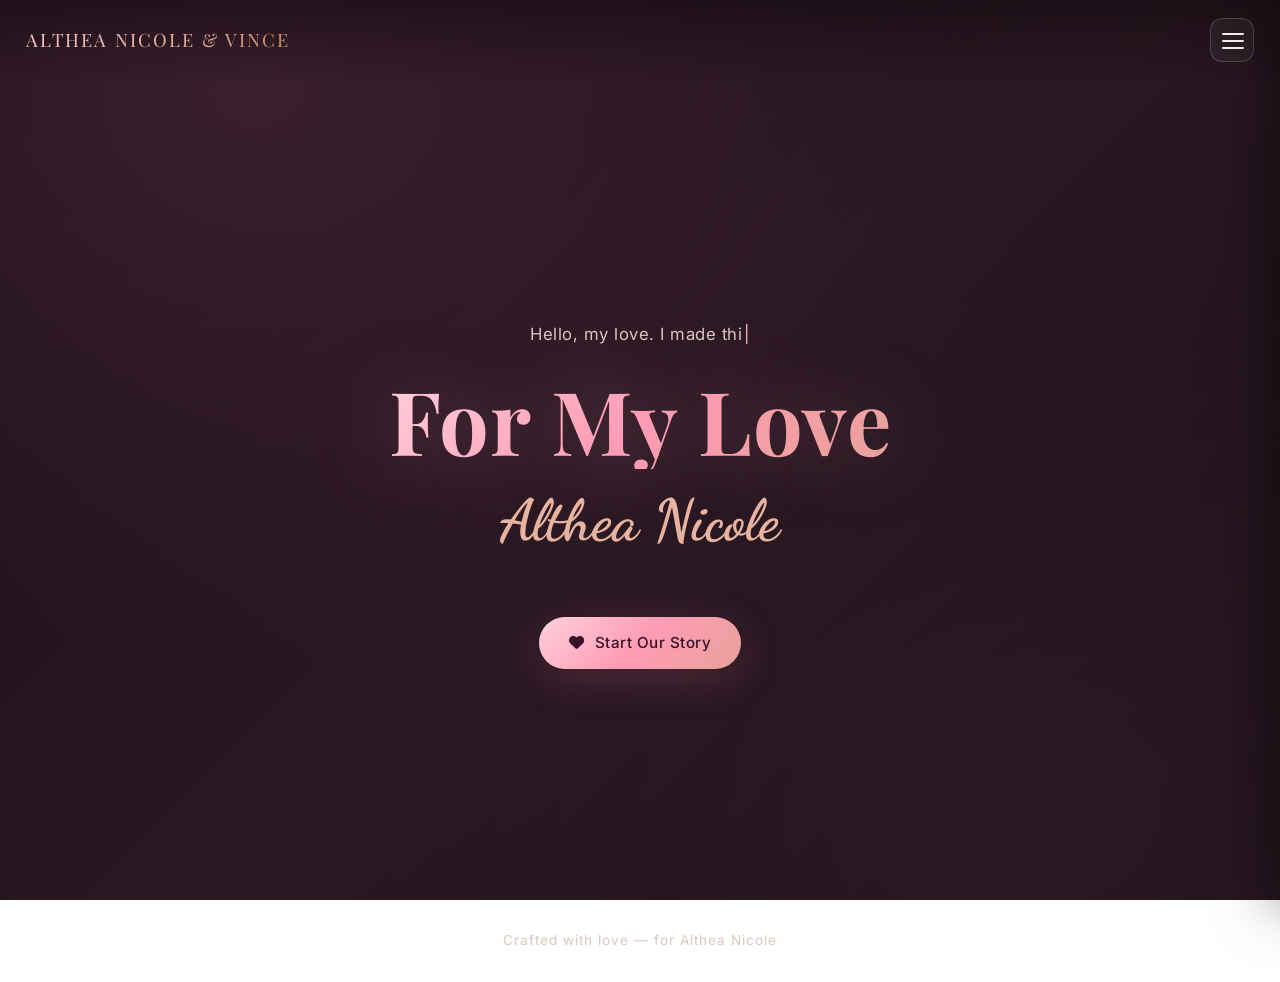
<file: index.html>
<!DOCTYPE html>
<html lang="en">
<head>
<meta charset="UTF-8">
<meta name="viewport" content="width=device-width,initial-scale=1">
<title>For My Love · Althea Nicole</title>
<meta name="description" content="A premium romantic story made just for you.">
<link rel="preconnect" href="https://fonts.googleapis.com">
<link rel="preconnect" href="https://fonts.gstatic.com" crossorigin>
<link href="https://fonts.googleapis.com/css2?family=Playfair+Display:wght@500;600;700&family=Cormorant+Garamond:ital,wght@1,400;1,500&family=Inter:wght@300;400;500;600&family=Dancing+Script:wght@500;700&display=swap" rel="stylesheet">
<link rel="stylesheet" href="https://cdnjs.cloudflare.com/ajax/libs/font-awesome/6.5.2/css/all.min.css">
<link rel="stylesheet" href="style.css">
</head>
<body>
<main>

<section class="hero">
  <p class="typing" id="typing"></p>
  <h1>For My Love</h1>
  <div class="name">Althea Nicole</div>
  <a class="btn" href="story.html"><i class="fa-solid fa-heart"></i> Start Our Story</a>
</section>

</main>
<footer>Crafted with love &mdash; for Althea Nicole</footer>
<script src="script.js"></script>
<script>
typeText(document.getElementById('typing'),"Hello, my love. I made this just for you.");
</script>
</body>
</html>
</file>
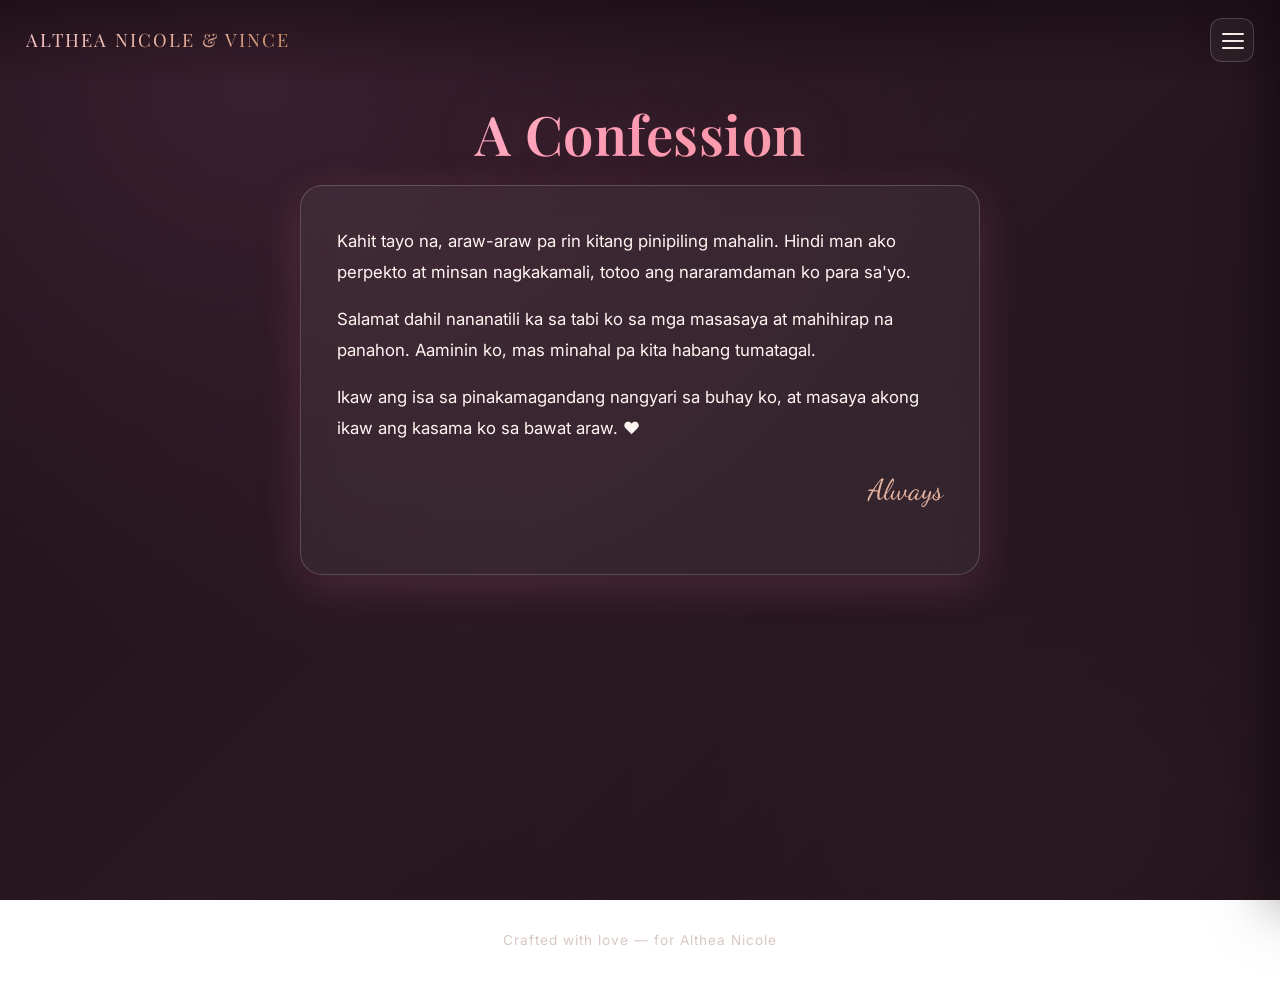
<file: confession.html>
<!DOCTYPE html>
<html lang="en">
<head>
<meta charset="UTF-8">
<meta name="viewport" content="width=device-width,initial-scale=1">
<title>Confession · For My Love</title>
<meta name="description" content="A premium romantic story made just for you.">
<link rel="preconnect" href="https://fonts.googleapis.com">
<link rel="preconnect" href="https://fonts.gstatic.com" crossorigin>
<link href="https://fonts.googleapis.com/css2?family=Playfair+Display:wght@500;600;700&family=Cormorant+Garamond:ital,wght@1,400;1,500&family=Inter:wght@300;400;500;600&family=Dancing+Script:wght@500;700&display=swap" rel="stylesheet">
<link rel="stylesheet" href="https://cdnjs.cloudflare.com/ajax/libs/font-awesome/6.5.2/css/all.min.css">
<link rel="stylesheet" href="style.css">
</head>
<body>
<main>

<section class="container">
  <h1 class="page-title">A Confession</h1>
  <article class="glass letter">
    <p>Kahit tayo na, araw-araw pa rin kitang pinipiling mahalin. Hindi man ako perpekto at minsan nagkakamali, totoo ang nararamdaman ko para sa'yo.</p>
    <p>Salamat dahil nananatili ka sa tabi ko sa mga masasaya at mahihirap na panahon. Aaminin ko, mas minahal pa kita habang tumatagal.</p>
    <p>Ikaw ang isa sa pinakamagandang nangyari sa buhay ko, at masaya akong ikaw ang kasama ko sa bawat araw. ❤️</p>
    <p class="signature">Always</p>
  </article>
</section>

</main>
<footer>Crafted with love &mdash; for Althea Nicole</footer>
<script src="script.js"></script>

</body>
</html>
</file>
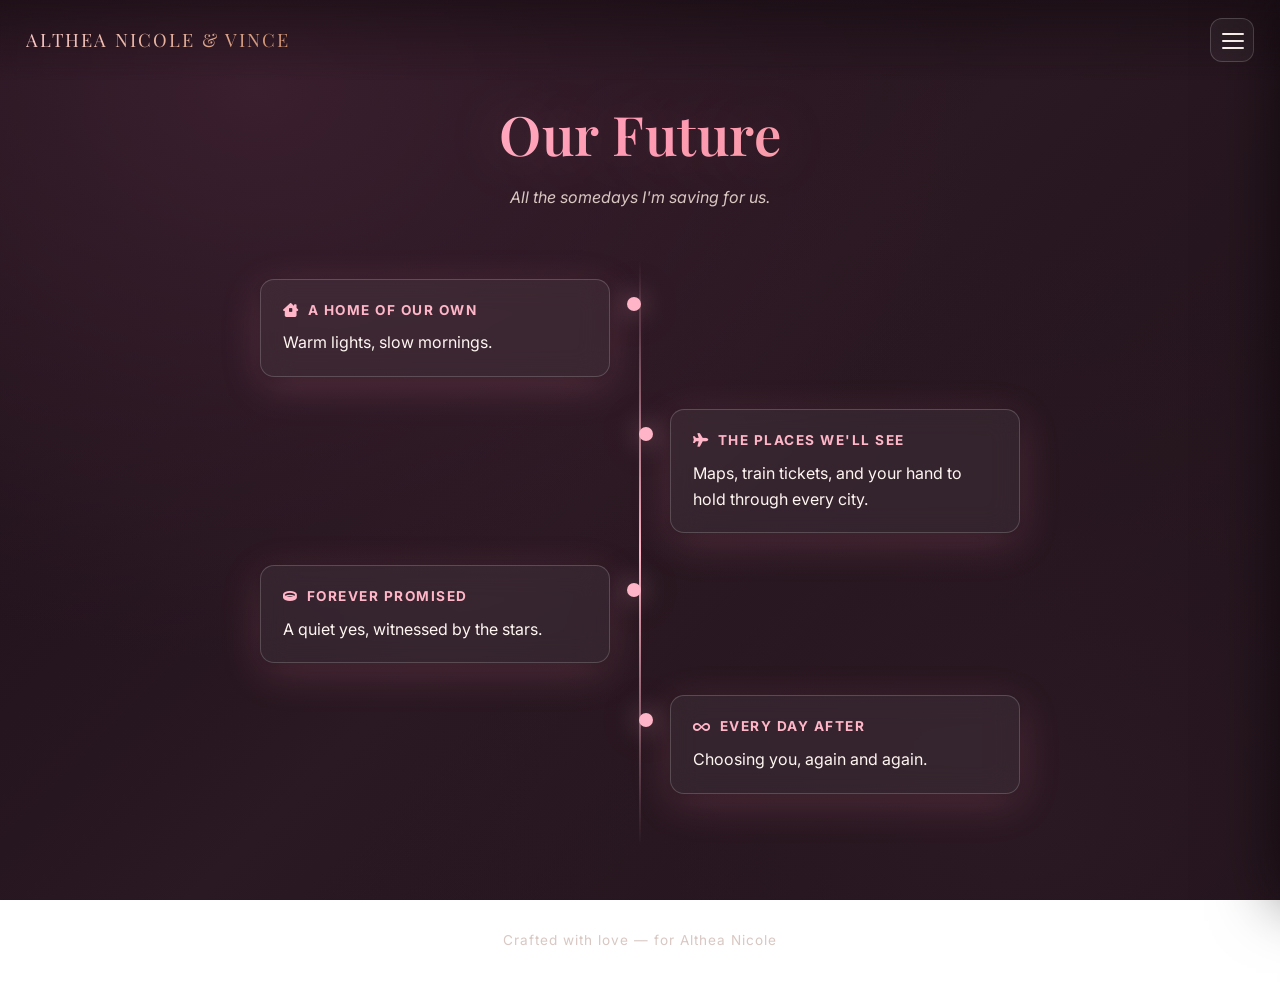
<file: future.html>
<!DOCTYPE html>
<html lang="en">
<head>
<meta charset="UTF-8">
<meta name="viewport" content="width=device-width,initial-scale=1">
<title>Future · For My Love</title>
<meta name="description" content="A premium romantic story made just for you.">
<link rel="preconnect" href="https://fonts.googleapis.com">
<link rel="preconnect" href="https://fonts.gstatic.com" crossorigin>
<link href="https://fonts.googleapis.com/css2?family=Playfair+Display:wght@500;600;700&family=Cormorant+Garamond:ital,wght@1,400;1,500&family=Inter:wght@300;400;500;600&family=Dancing+Script:wght@500;700&display=swap" rel="stylesheet">
<link rel="stylesheet" href="https://cdnjs.cloudflare.com/ajax/libs/font-awesome/6.5.2/css/all.min.css">
<link rel="stylesheet" href="style.css">
</head>
<body>
<main>

<section class="container">
  <h1 class="page-title">Our Future</h1>
  <p class="page-subtitle">All the somedays I'm saving for us.</p>
  <div class="timeline">
    <div class="t-item"><div class="t-dot"></div><div class="t-card glass"><h4><i class="fa-solid fa-house-chimney-window"></i>A Home of Our Own</h4><p>Warm lights, slow mornings.</p></div></div>
    <div class="t-item"><div class="t-dot"></div><div class="t-card glass"><h4><i class="fa-solid fa-plane"></i>The Places We'll See</h4><p>Maps, train tickets, and your hand to hold through every city.</p></div></div>
    <div class="t-item"><div class="t-dot"></div><div class="t-card glass"><h4><i class="fa-solid fa-ring"></i>Forever Promised</h4><p>A quiet yes, witnessed by the stars.</p></div></div>
    <div class="t-item"><div class="t-dot"></div><div class="t-card glass"><h4><i class="fa-solid fa-infinity"></i>Every Day After</h4><p>Choosing you, again and again.</p></div></div>
  </div>
</section>

</main>
<footer>Crafted with love &mdash; for Althea Nicole</footer>
<script src="script.js"></script>
<script>revealOnScroll('.t-item');</script>
</body>
</html>
</file>
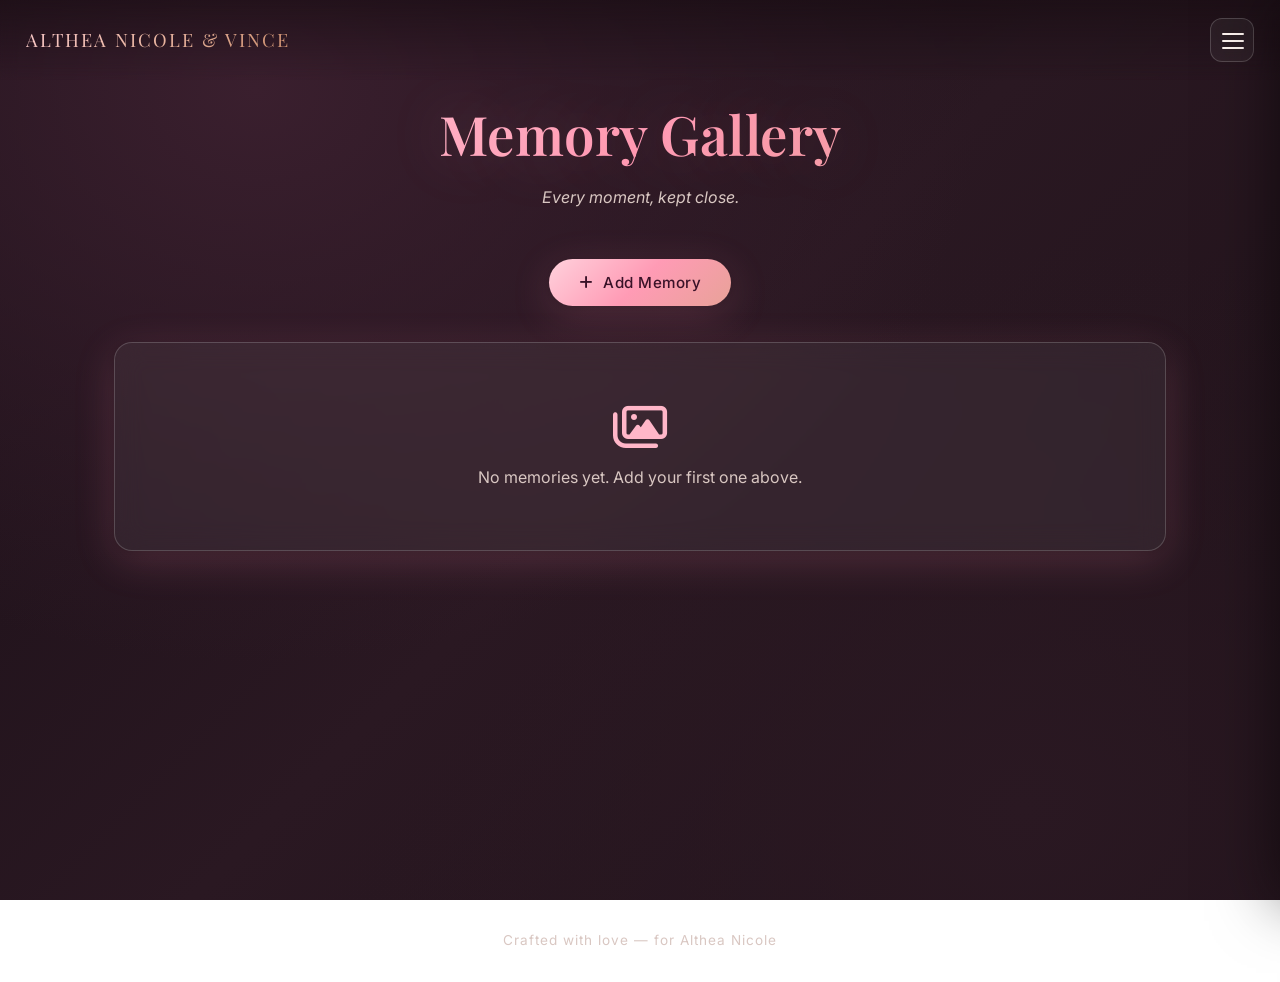
<file: gallery.html>
<!DOCTYPE html>
<html lang="en">
<head>
<meta charset="UTF-8">
<meta name="viewport" content="width=device-width,initial-scale=1">
<title>Gallery · For My Love</title>
<meta name="description" content="A premium romantic story made just for you.">
<link rel="preconnect" href="https://fonts.googleapis.com">
<link rel="preconnect" href="https://fonts.gstatic.com" crossorigin>
<link href="https://fonts.googleapis.com/css2?family=Playfair+Display:wght@500;600;700&family=Cormorant+Garamond:ital,wght@1,400;1,500&family=Inter:wght@300;400;500;600&family=Dancing+Script:wght@500;700&display=swap" rel="stylesheet">
<link rel="stylesheet" href="https://cdnjs.cloudflare.com/ajax/libs/font-awesome/6.5.2/css/all.min.css">
<link rel="stylesheet" href="style.css">
</head>
<body>
<main>

<section class="container">
  <h1 class="page-title">Memory Gallery</h1>
  <p class="page-subtitle">Every moment, kept close.</p>
  <div class="gallery-actions">
    <button class="btn" id="addMemBtn"><i class="fa-solid fa-plus"></i> Add Memory</button>
  </div>
  <div id="memEmpty" class="glass empty">
    <i class="fa-regular fa-images"></i>
    <p>No memories yet. Add your first one above.</p>
  </div>
  <div class="gallery-grid" id="memGrid"></div>
</section>

<div class="modal-overlay" id="memModal">
  <form class="modal" id="memForm">
    <h3>Add a Memory</h3>
    <p class="sub">Keep this moment forever.</p>
    <div class="field">
      <label>Photo</label>
      <label class="file-drop">
        <i class="fa-solid fa-cloud-arrow-up"></i>
        <span>Tap to choose an image</span>
        <input type="file" accept="image/*" id="memFile" required>
      </label>
      <div class="preview" id="memPreview"></div>
    </div>
    <div class="field">
      <label>Date</label>
      <input type="date" name="date" required>
    </div>
    <div class="field">
      <label>Description</label>
      <textarea name="desc" placeholder="Tell the story of this moment..." required></textarea>
    </div>
    <div class="modal-actions">
      <button type="button" class="btn ghost" id="memCancel">Cancel</button>
      <button type="submit" class="btn"><i class="fa-solid fa-heart"></i> Save</button>
    </div>
  </form>
</div>

</main>
<footer>Crafted with love &mdash; for Althea Nicole</footer>
<script src="script.js"></script>
<script>initGallery();</script>
</body>
</html>
</file>
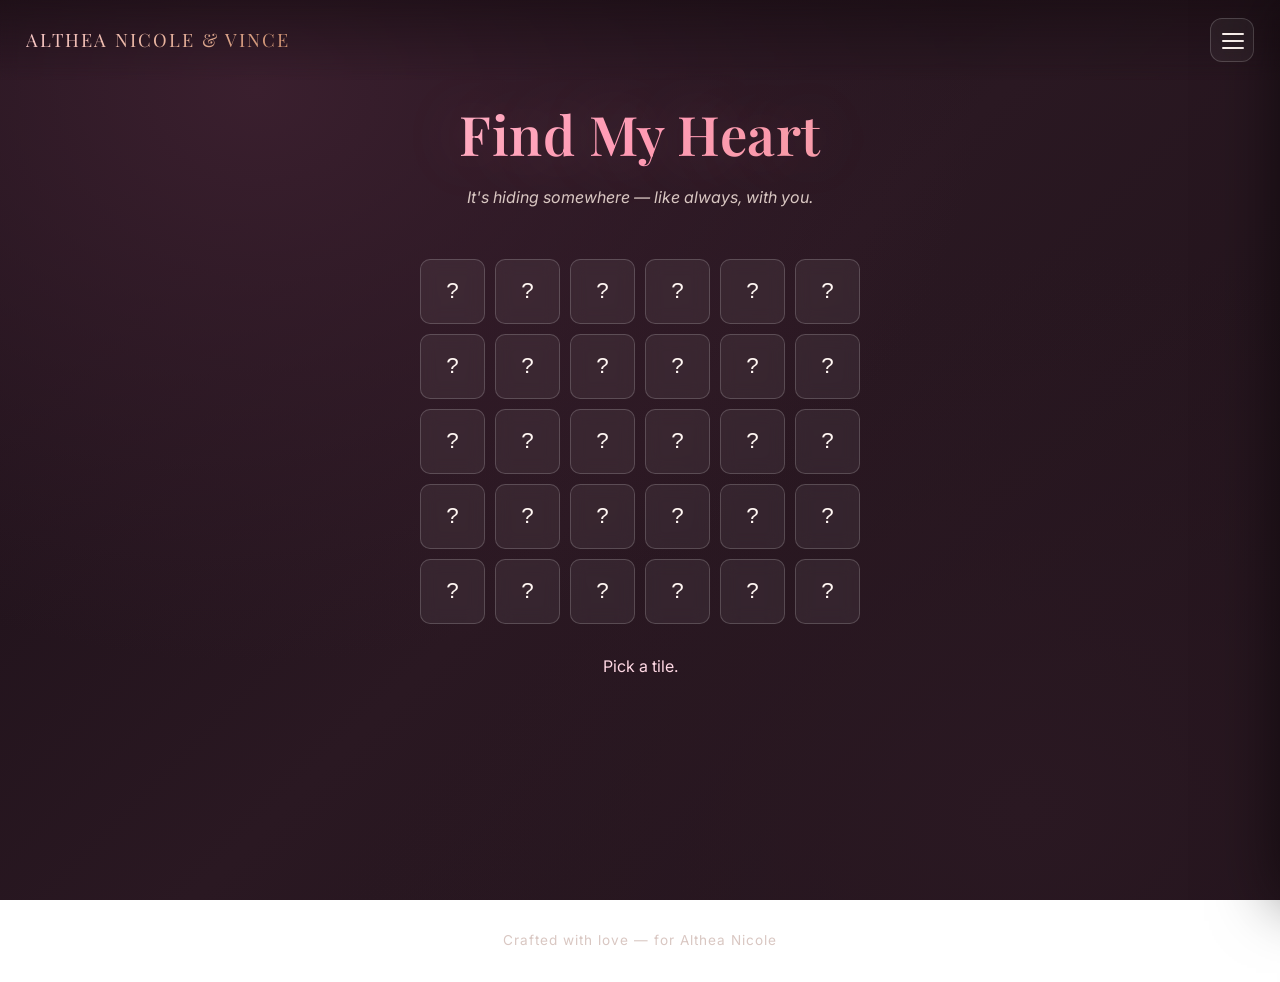
<file: game.html>
<!DOCTYPE html>
<html lang="en">
<head>
<meta charset="UTF-8">
<meta name="viewport" content="width=device-width,initial-scale=1">
<title>Game · For My Love</title>
<meta name="description" content="A premium romantic story made just for you.">
<link rel="preconnect" href="https://fonts.googleapis.com">
<link rel="preconnect" href="https://fonts.gstatic.com" crossorigin>
<link href="https://fonts.googleapis.com/css2?family=Playfair+Display:wght@500;600;700&family=Cormorant+Garamond:ital,wght@1,400;1,500&family=Inter:wght@300;400;500;600&family=Dancing+Script:wght@500;700&display=swap" rel="stylesheet">
<link rel="stylesheet" href="https://cdnjs.cloudflare.com/ajax/libs/font-awesome/6.5.2/css/all.min.css">
<link rel="stylesheet" href="style.css">
</head>
<body>
<main>

<section class="container">
  <h1 class="page-title">Find My Heart</h1>
  <p class="page-subtitle">It's hiding somewhere — like always, with you.</p>
  <div class="game-grid" id="gameGrid"></div>
  <p class="game-msg" id="gameMsg">Pick a tile.</p>
</section>

</main>
<footer>Crafted with love &mdash; for Althea Nicole</footer>
<script src="script.js"></script>
<script>initGame();</script>
</body>
</html>
</file>
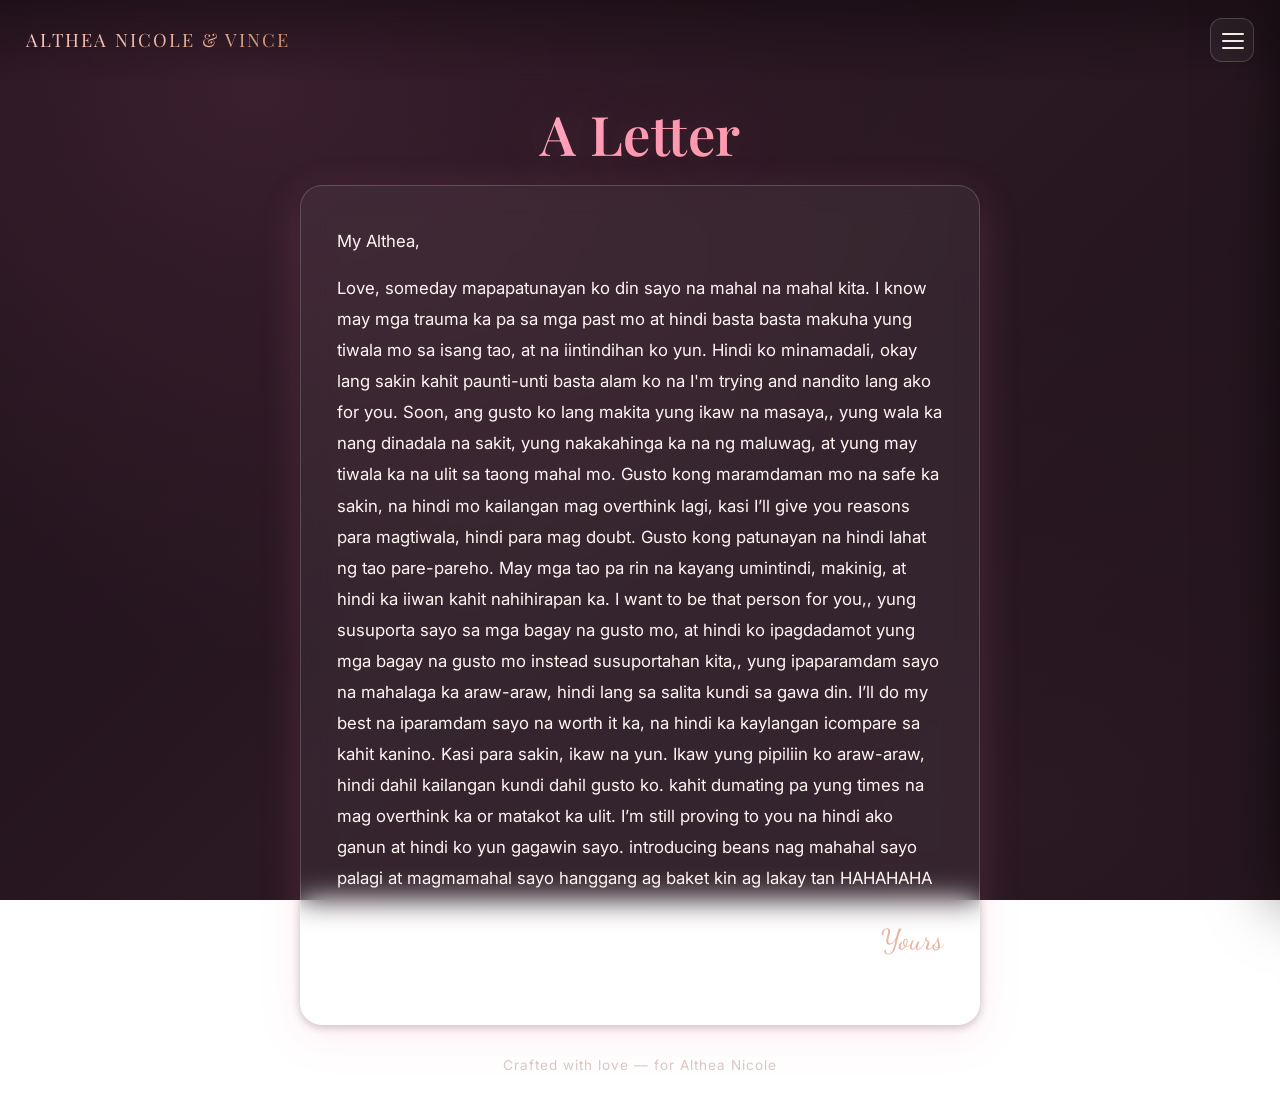
<file: letter.html>
<!DOCTYPE html>
<html lang="en">
<head>
<meta charset="UTF-8">
<meta name="viewport" content="width=device-width,initial-scale=1">
<title>Letter · For My Love</title>
<meta name="description" content="A premium romantic story made just for you.">
<link rel="preconnect" href="https://fonts.googleapis.com">
<link rel="preconnect" href="https://fonts.gstatic.com" crossorigin>
<link href="https://fonts.googleapis.com/css2?family=Playfair+Display:wght@500;600;700&family=Cormorant+Garamond:ital,wght@1,400;1,500&family=Inter:wght@300;400;500;600&family=Dancing+Script:wght@500;700&display=swap" rel="stylesheet">
<link rel="stylesheet" href="https://cdnjs.cloudflare.com/ajax/libs/font-awesome/6.5.2/css/all.min.css">
<link rel="stylesheet" href="style.css">
</head>
<body>
<main>

<section class="container">
  <h1 class="page-title">A Letter</h1>
  <article class="glass letter">
    <p>My Althea,</p>
    <p>Love, someday mapapatunayan ko din sayo na mahal na mahal kita. I know may mga trauma ka pa sa mga past mo at hindi basta basta makuha yung tiwala mo sa isang tao, at na iintindihan ko yun. Hindi ko minamadali, okay lang sakin kahit paunti-unti basta alam ko na I'm trying and nandito lang ako for you.
‎Soon, ang gusto ko lang makita yung ikaw na masaya,, yung wala ka nang dinadala na sakit, yung nakakahinga ka na ng maluwag, at yung may tiwala ka na ulit sa taong mahal mo. Gusto kong maramdaman mo na safe ka sakin, na hindi mo kailangan mag overthink lagi, kasi I’ll give you reasons para magtiwala, hindi para mag doubt. Gusto kong patunayan na hindi lahat ng tao pare-pareho. May mga tao pa rin na kayang umintindi, makinig, at hindi ka iiwan kahit nahihirapan ka. I want to be that person for you,, yung susuporta sayo sa mga bagay na gusto mo, at hindi ko ipagdadamot yung mga bagay na gusto mo instead susuportahan kita,, yung ipaparamdam sayo na mahalaga ka araw-araw, hindi lang sa salita kundi sa gawa din. I’ll do my best na iparamdam sayo na worth it ka, na hindi ka kaylangan icompare sa kahit kanino. Kasi para sakin, ikaw na yun. Ikaw yung pipiliin ko araw-araw, hindi dahil kailangan kundi dahil gusto ko.  kahit dumating pa yung times na mag overthink ka or matakot ka ulit. I’m still proving to you na hindi ako ganun at hindi ko yun gagawin sayo. introducing beans nag mahahal sayo palagi at magmamahal sayo hanggang ag baket kin ag lakay tan HAHAHAHA</p>
    <p class="signature">Yours</p>
  </article>
</section>

</main>
<footer>Crafted with love &mdash; for Althea Nicole</footer>
<script src="script.js"></script>

</body>
</html>
</file>
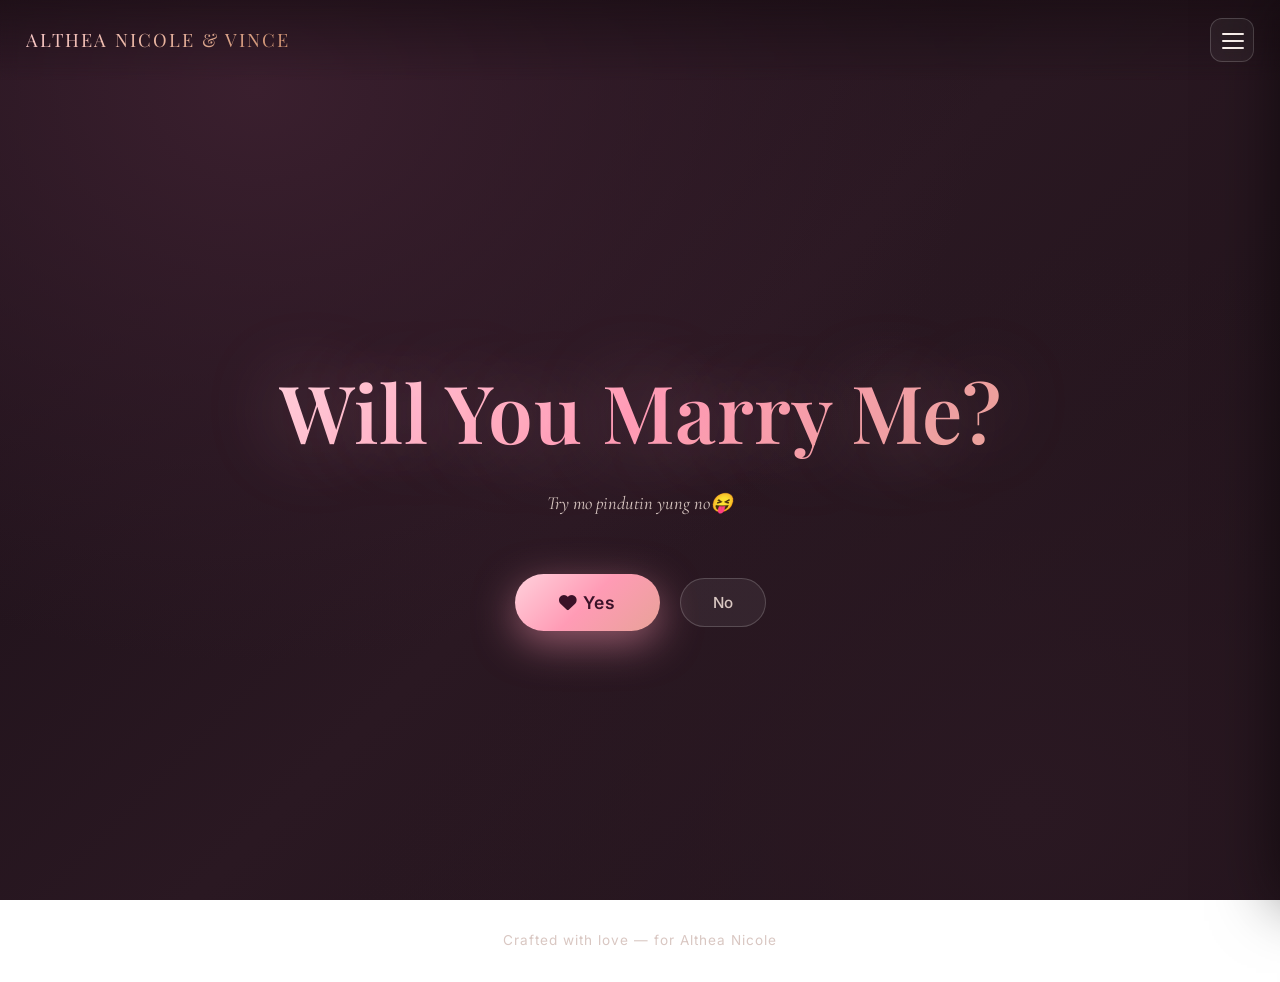
<file: marry.html>
<!DOCTYPE html>
<html lang="en">
<head>
<meta charset="UTF-8">
<meta name="viewport" content="width=device-width,initial-scale=1">
<title>Will You Marry Me?</title>
<meta name="description" content="A premium romantic story made just for you.">
<link rel="preconnect" href="https://fonts.googleapis.com">
<link rel="preconnect" href="https://fonts.gstatic.com" crossorigin>
<link href="https://fonts.googleapis.com/css2?family=Playfair+Display:wght@500;600;700&family=Cormorant+Garamond:ital,wght@1,400;1,500&family=Inter:wght@300;400;500;600&family=Dancing+Script:wght@500;700&display=swap" rel="stylesheet">
<link rel="stylesheet" href="https://cdnjs.cloudflare.com/ajax/libs/font-awesome/6.5.2/css/all.min.css">
<link rel="stylesheet" href="style.css">
</head>
<body>
<main>

<section class="marry" id="marryMain">
  <h1>Will You Marry Me?</h1>
  <p class="sub">Try mo pindutin yung no😝</p>
  <div class="marry-btns" id="marryBtns">
    <button id="yesBtn"><i class="fa-solid fa-heart"></i> Yes</button>
    <button id="noBtn">No</button>
  </div>
</section>

<div class="celebration" id="celebration">
  <h1>U Said Yes</h1>
  <p class="forever">Forever nayan madi nak ibat-batin wen.</p>
</div>

</main>
<footer>Crafted with love &mdash; for Althea Nicole</footer>
<script src="script.js"></script>
<script>initMarry();</script>
</body>
</html>
</file>
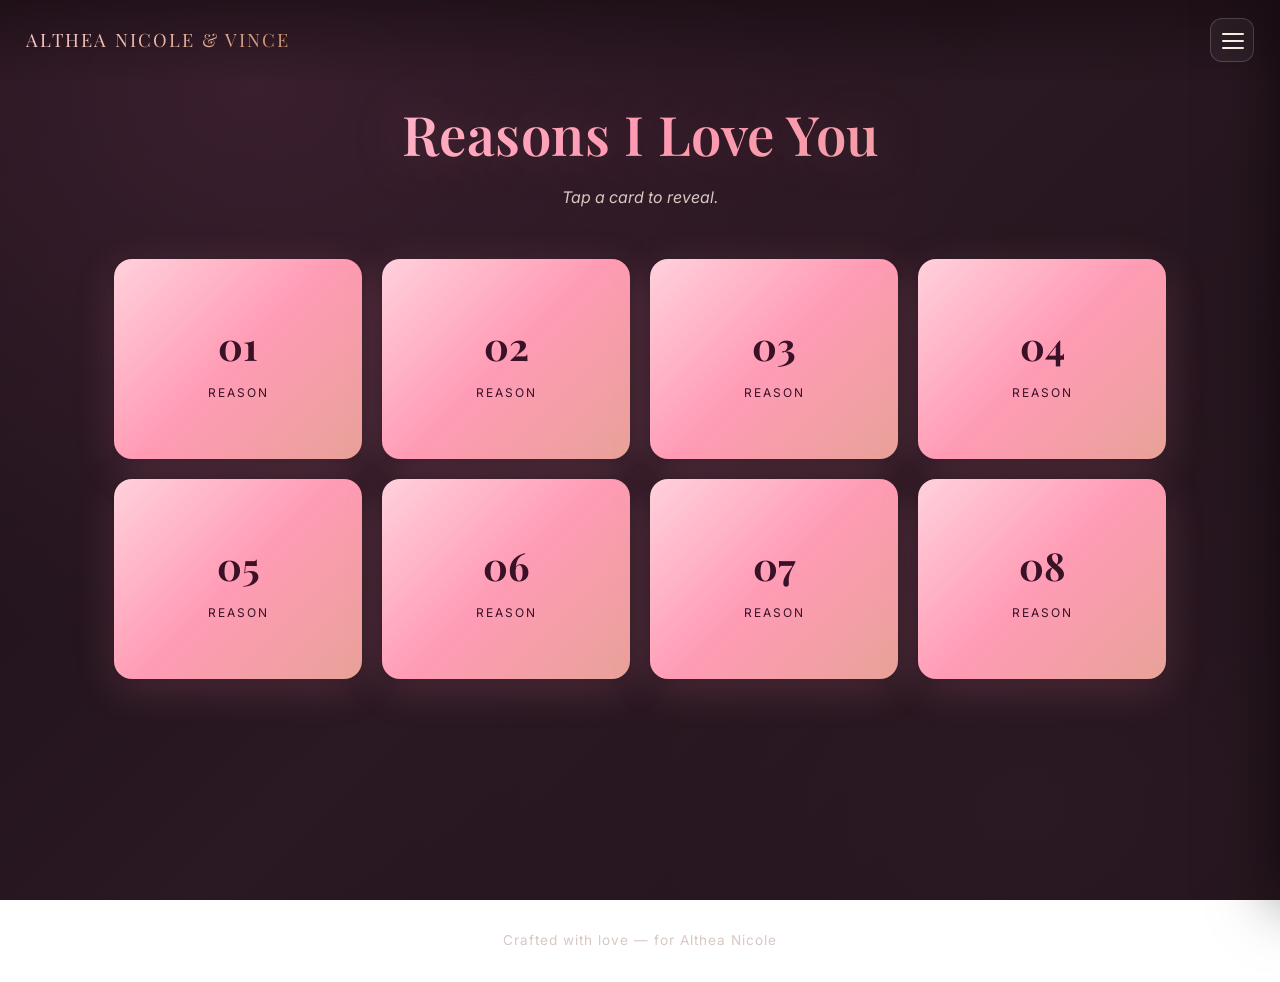
<file: reasons.html>
<!DOCTYPE html>
<html lang="en">
<head>
<meta charset="UTF-8">
<meta name="viewport" content="width=device-width,initial-scale=1">
<title>Reasons · For My Love</title>
<meta name="description" content="A premium romantic story made just for you.">
<link rel="preconnect" href="https://fonts.googleapis.com">
<link rel="preconnect" href="https://fonts.gstatic.com" crossorigin>
<link href="https://fonts.googleapis.com/css2?family=Playfair+Display:wght@500;600;700&family=Cormorant+Garamond:ital,wght@1,400;1,500&family=Inter:wght@300;400;500;600&family=Dancing+Script:wght@500;700&display=swap" rel="stylesheet">
<link rel="stylesheet" href="https://cdnjs.cloudflare.com/ajax/libs/font-awesome/6.5.2/css/all.min.css">
<link rel="stylesheet" href="style.css">
</head>
<body>
<main>

<section class="container">
  <h1 class="page-title">Reasons I Love You</h1>
  <p class="page-subtitle">Tap a card to reveal.</p>
  <div class="reasons-grid"><div class="flip" onclick="this.classList.toggle('flipped')"><div class="flip-inner"><div class="flip-face flip-front"><div><div class="num">01</div><div style="font-family:Inter;font-size:.75rem;letter-spacing:2px;margin-top:6px">REASON</div></div></div><div class="flip-face flip-back">Cute mo tumawa hahaha kahit minsan nakakatakot.</div></div></div>
<div class="flip" onclick="this.classList.toggle('flipped')"><div class="flip-inner"><div class="flip-face flip-front"><div><div class="num">02</div><div style="font-family:Inter;font-size:.75rem;letter-spacing:2px;margin-top:6px">REASON</div></div></div><div class="flip-face flip-back">Napaka bait mo love promise hahaha.</div></div></div>
<div class="flip" onclick="this.classList.toggle('flipped')"><div class="flip-inner"><div class="flip-face flip-front"><div><div class="num">03</div><div style="font-family:Inter;font-size:.75rem;letter-spacing:2px;margin-top:6px">REASON</div></div></div><div class="flip-face flip-back">kahit simpleng bagay napapasaya kana.</div></div></div>
<div class="flip" onclick="this.classList.toggle('flipped')"><div class="flip-inner"><div class="flip-face flip-front"><div><div class="num">04</div><div style="font-family:Inter;font-size:.75rem;letter-spacing:2px;margin-top:6px">REASON</div></div></div><div class="flip-face flip-back">napaka cute mo love.</div></div></div>
<div class="flip" onclick="this.classList.toggle('flipped')"><div class="flip-inner"><div class="flip-face flip-front"><div><div class="num">05</div><div style="font-family:Inter;font-size:.75rem;letter-spacing:2px;margin-top:6px">REASON</div></div></div><div class="flip-face flip-back">Simple lng hindi maarte</div></div></div>
<div class="flip" onclick="this.classList.toggle('flipped')"><div class="flip-inner"><div class="flip-face flip-front"><div><div class="num">06</div><div style="font-family:Inter;font-size:.75rem;letter-spacing:2px;margin-top:6px">REASON</div></div></div><div class="flip-face flip-back">malakas mag core hahaha.</div></div></div>
<div class="flip" onclick="this.classList.toggle('flipped')"><div class="flip-inner"><div class="flip-face flip-front"><div><div class="num">07</div><div style="font-family:Inter;font-size:.75rem;letter-spacing:2px;margin-top:6px">REASON</div></div></div><div class="flip-face flip-back">Kahit minsan boring ako kausap kinakausap mo padin ako.</div></div></div>
<div class="flip" onclick="this.classList.toggle('flipped')"><div class="flip-inner"><div class="flip-face flip-front"><div><div class="num">08</div><div style="font-family:Inter;font-size:.75rem;letter-spacing:2px;margin-top:6px">REASON</div></div></div><div class="flip-face flip-back">Mahal kita sa lahat ng bagay.</div></div></div></div>
</section>

</main>
<footer>Crafted with love &mdash; for Althea Nicole</footer>
<script src="script.js"></script>

</body>
</html>
</file>
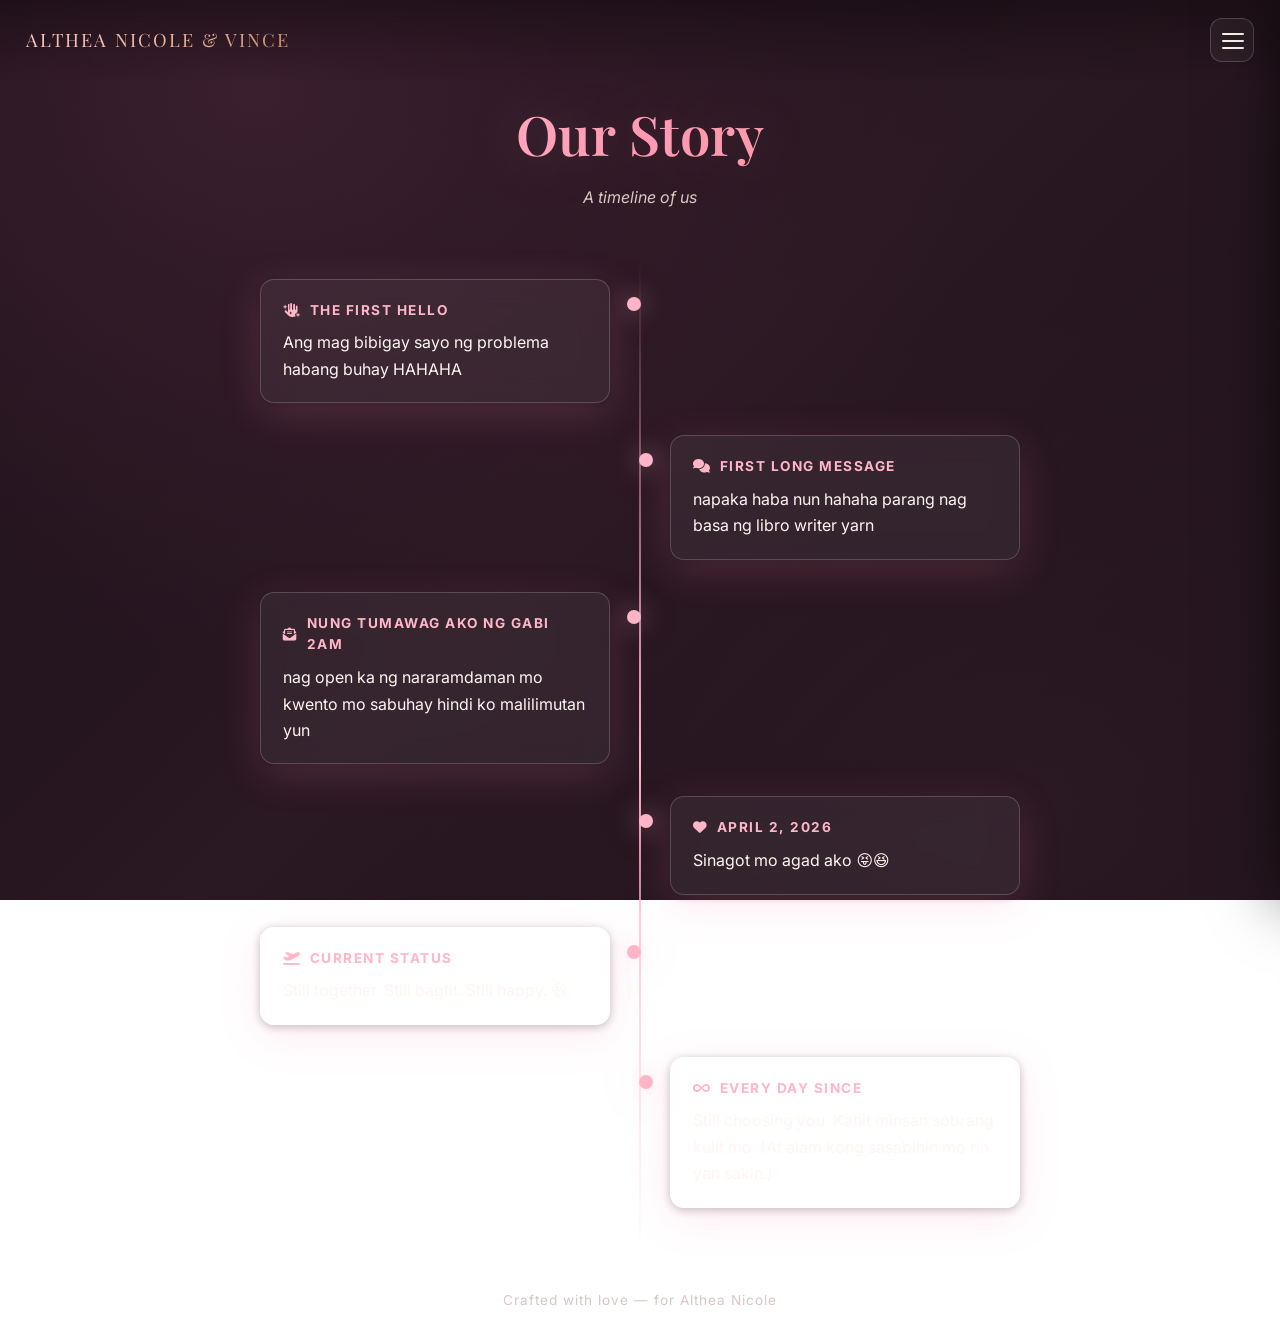
<file: story.html>
<!DOCTYPE html>
<html lang="en">
<head>
<meta charset="UTF-8">
<meta name="viewport" content="width=device-width,initial-scale=1">
<title>Our Story · For My Love</title>
<meta name="description" content="A premium romantic story made just for you.">
<link rel="preconnect" href="https://fonts.googleapis.com">
<link rel="preconnect" href="https://fonts.gstatic.com" crossorigin>
<link href="https://fonts.googleapis.com/css2?family=Playfair+Display:wght@500;600;700&family=Cormorant+Garamond:ital,wght@1,400;1,500&family=Inter:wght@300;400;500;600&family=Dancing+Script:wght@500;700&display=swap" rel="stylesheet">
<link rel="stylesheet" href="https://cdnjs.cloudflare.com/ajax/libs/font-awesome/6.5.2/css/all.min.css">
<link rel="stylesheet" href="style.css">
</head>
<body>
<main>

<section class="container">
  <h1 class="page-title">Our Story</h1>
  <p class="page-subtitle">A timeline of us</p>
  <div class="timeline"><div class="t-item"><div class="t-dot"></div><div class="t-card glass"><h4><i class="fa-solid fa-hand-sparkles"></i>The First Hello</h4><p>Ang mag bibigay sayo ng problema habang buhay HAHAHA</p></div></div>
<div class="t-item"><div class="t-dot"></div><div class="t-card glass"><h4><i class="fa-solid fa-comments"></i>First Long message</h4><p>napaka haba nun hahaha parang nag basa ng libro writer yarn</p></div></div>
<div class="t-item"><div class="t-dot"></div><div class="t-card glass"><h4><i class="fa-solid fa-envelope-open-text"></i>nung tumawag ako ng gabi 2am</h4><p>nag open ka ng nararamdaman mo kwento mo sabuhay hindi ko malilimutan yun</p></div></div>
<div class="t-item"><div class="t-dot"></div><div class="t-card glass"><h4><i class="fa-solid fa-heart"></i>April 2, 2026</h4><p>Sinagot mo agad ako 😝😆</p></div></div>
<div class="t-item"><div class="t-dot"></div><div class="t-card glass"><h4><i class="fa-solid fa-plane-departure"></i>Current Status
</h4><p>Still together. Still bagtit. Still happy. 😆</p></div></div>
<div class="t-item"><div class="t-dot"></div><div class="t-card glass"><h4><i class="fa-solid fa-infinity"></i>Every Day Since</h4><p>Still choosing you. Kahit minsan sobrang kulit mo. (At alam kong sasabihin mo rin yan sakin.)</p></div></div></div>
</section>

</main>
<footer>Crafted with love &mdash; for Althea Nicole</footer>
<script src="script.js"></script>
<script>revealOnScroll('.t-item');</script>
</body>
</html>
</file>
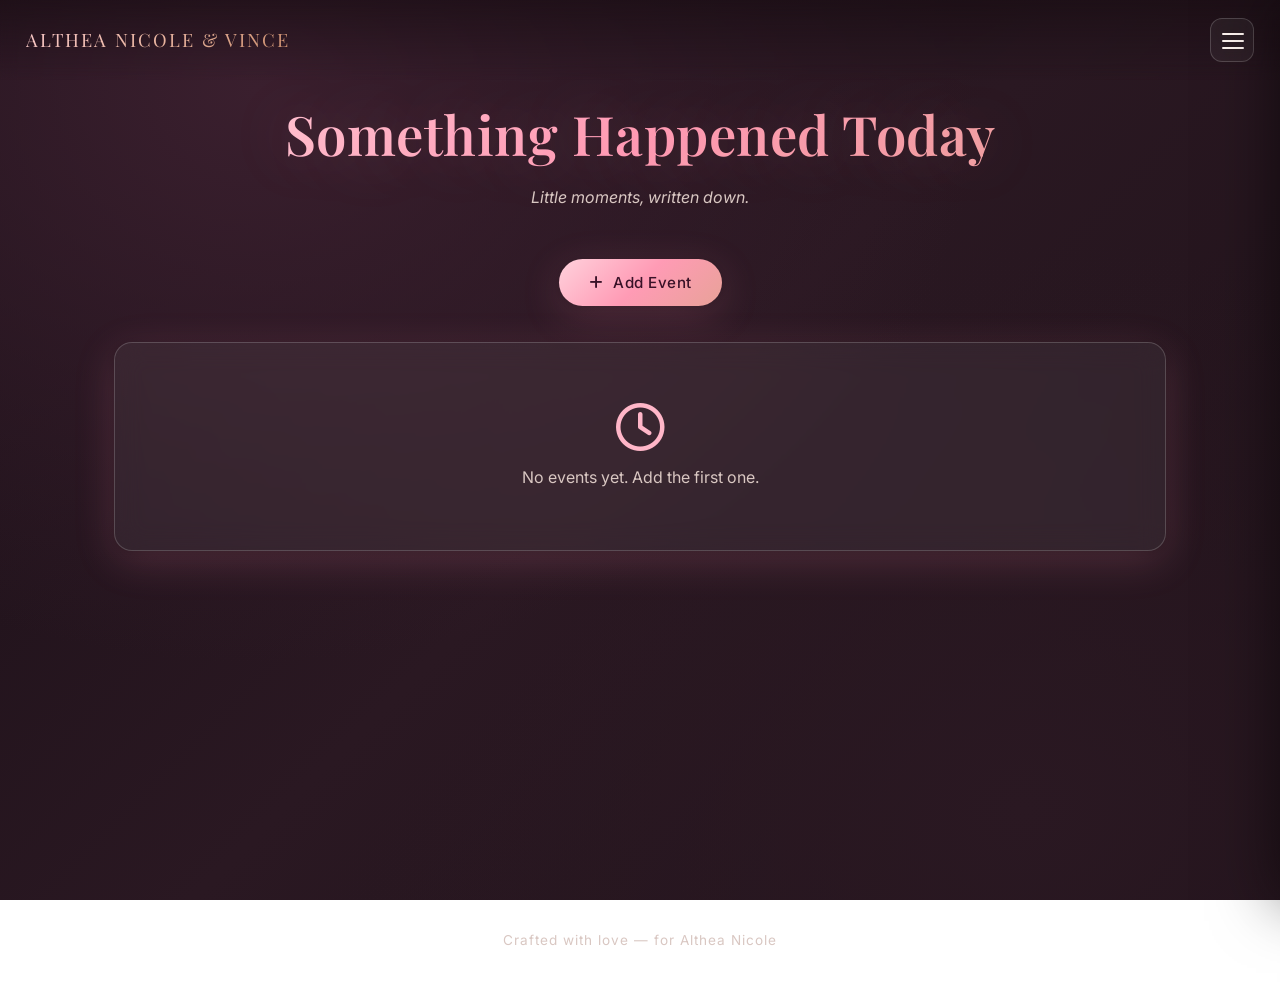
<file: timeline.html>
<!DOCTYPE html>
<html lang="en">
<head>
<meta charset="UTF-8">
<meta name="viewport" content="width=device-width,initial-scale=1">
<title>Timeline · For My Love</title>
<meta name="description" content="A premium romantic story made just for you.">
<link rel="preconnect" href="https://fonts.googleapis.com">
<link rel="preconnect" href="https://fonts.gstatic.com" crossorigin>
<link href="https://fonts.googleapis.com/css2?family=Playfair+Display:wght@500;600;700&family=Cormorant+Garamond:ital,wght@1,400;1,500&family=Inter:wght@300;400;500;600&family=Dancing+Script:wght@500;700&display=swap" rel="stylesheet">
<link rel="stylesheet" href="https://cdnjs.cloudflare.com/ajax/libs/font-awesome/6.5.2/css/all.min.css">
<link rel="stylesheet" href="style.css">
</head>
<body>
<main>

<section class="container">
  <h1 class="page-title">Something Happened Today</h1>
  <p class="page-subtitle">Little moments, written down.</p>
  <div class="gallery-actions">
    <button class="btn" id="addEventBtn"><i class="fa-solid fa-plus"></i> Add Event</button>
  </div>
  <div id="feedEmpty" class="glass empty">
    <i class="fa-regular fa-clock"></i>
    <p>No events yet. Add the first one.</p>
  </div>
  <div class="feed" id="feed"></div>
</section>

<div class="modal-overlay" id="evtModal">
  <form class="modal" id="evtForm">
    <h3>New Event</h3>
    <p class="sub">The date and time will be saved automatically.</p>
<div class="field">
  <label>Title</label>
  <input
    type="text"
    name="title"
    placeholder="Special Day ❤️"
    required
  >
</div>

<div class="field">
  <label>Description</label>
  <textarea
    name="msg"
    placeholder="Today we watched the sunset together..."
    required
  ></textarea>
</div>
    <div class="modal-actions">
      <button type="button" class="btn ghost" id="evtCancel">Cancel</button>
      <button type="submit" class="btn"><i class="fa-solid fa-feather"></i> Save</button>
    </div>
  </form>
</div>

</main>
<footer>Crafted with love &mdash; for Althea Nicole</footer>
<script src="script.js"></script>
<script>initTimeline();</script>
</body>
</html>
</file>
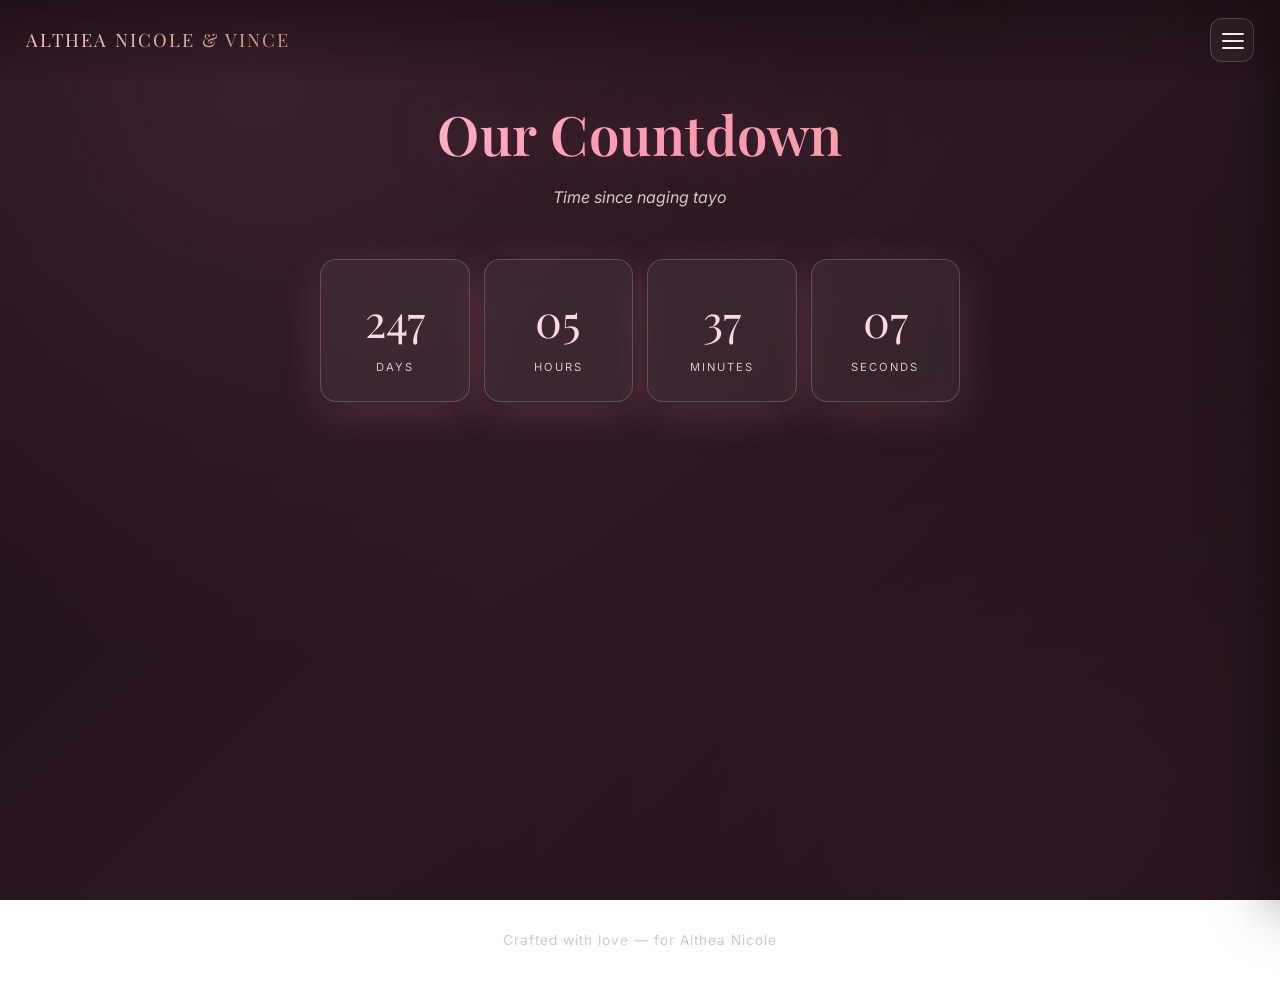
<file: timer.html>
<!DOCTYPE html>
<html lang="en">
<head>
<meta charset="UTF-8">
<meta name="viewport" content="width=device-width,initial-scale=1">
<title>Countdown · For My Love</title>
<meta name="description" content="A premium romantic story made just for you.">
<link rel="preconnect" href="https://fonts.googleapis.com">
<link rel="preconnect" href="https://fonts.gstatic.com" crossorigin>
<link href="https://fonts.googleapis.com/css2?family=Playfair+Display:wght@500;600;700&family=Cormorant+Garamond:ital,wght@1,400;1,500&family=Inter:wght@300;400;500;600&family=Dancing+Script:wght@500;700&display=swap" rel="stylesheet">
<link rel="stylesheet" href="https://cdnjs.cloudflare.com/ajax/libs/font-awesome/6.5.2/css/all.min.css">
<link rel="stylesheet" href="style.css">
</head>
<body>
<main>

<section class="container">
  <h1 class="page-title">Our Countdown</h1>
  <p class="page-subtitle" id="cd-label">Counting every moment with you.</p>
  <div class="countdown">
    <div class="glass cell"><div class="num" id="cd-d">0</div><div class="lbl">Days</div></div>
    <div class="glass cell"><div class="num" id="cd-h">00</div><div class="lbl">Hours</div></div>
    <div class="glass cell"><div class="num" id="cd-m">00</div><div class="lbl">Minutes</div></div>
    <div class="glass cell"><div class="num" id="cd-s">00</div><div class="lbl">Seconds</div></div>
  </div>
</section>

</main>
<footer>Crafted with love &mdash; for Althea Nicole</footer>
<script src="script.js"></script>
<script>initCountdown('2026-04-02T00:00:00');</script>
</body>
</html>
</file>
<file: style.css>
/* ============================================================
   FOR MY LOVE — Premium Romantic Website (v2)
   Luxury aesthetic: soft pink, rose gold, glassmorphism
   ============================================================ */

:root{
  --bg-1:#1a0f17;
  --bg-2:#2a1822;
  --bg-3:#3a1f2e;
  --surface: rgba(255,255,255,0.06);
  --surface-2: rgba(255,255,255,0.10);
  --border: rgba(255,255,255,0.18);
  --text:#fff6f2;
  --muted:#d9c7c2;
  --pink:#ffb6c8;
  --pink-2:#ff8fb1;
  --pink-soft:#ffd8e4;
  --rose-gold:#e8b4a0;
  --rose-gold-2:#c98c6b;
  --gradient-pink: linear-gradient(135deg,#ffd1dc 0%, #ff9bb5 50%, #e8a298 100%);
  --gradient-rose: linear-gradient(135deg,#f8c8c8 0%, #e8b4a0 50%, #c98c6b 100%);
  --gradient-bg: radial-gradient(at 20% 10%, #3a1f2e 0%, transparent 50%),
                 radial-gradient(at 80% 90%, #2a1822 0%, transparent 50%),
                 linear-gradient(135deg,#1a0f17 0%, #2a1822 50%, #1f1219 100%);
  --shadow-soft: 0 10px 40px rgba(255,140,170,.18), 0 2px 10px rgba(0,0,0,.25);
  --shadow-lg: 0 30px 80px rgba(255,140,170,.25), 0 10px 30px rgba(0,0,0,.4);
  --glow: 0 0 24px rgba(255,182,200,.55), 0 0 60px rgba(255,140,170,.25);
  --radius:18px;
  --ease: cubic-bezier(.22,.61,.36,1);
}

*{box-sizing:border-box;margin:0;padding:0}
html,body{min-height:100%}
body{
  font-family:'Inter','Poppins',system-ui,sans-serif;
  color:var(--text);
  background:var(--gradient-bg);
  background-attachment:fixed;
  line-height:1.6;
  -webkit-font-smoothing:antialiased;
  overflow-x:hidden;
}
a{color:inherit;text-decoration:none}
img{max-width:100%;display:block}
h1,h2,h3{font-family:'Playfair Display','Cormorant Garamond',serif;font-weight:600;letter-spacing:.5px}

/* ===== Background particles ===== */
.particles{position:fixed;inset:0;z-index:0;pointer-events:none;overflow:hidden}
.particles span{
  position:absolute;bottom:-40px;
  color:var(--pink-soft);opacity:.45;
  filter:blur(.3px);
  animation:rise linear infinite;
}
@keyframes rise{
  0%{transform:translateY(0) scale(.6) rotate(0);opacity:0}
  10%{opacity:.7}
  100%{transform:translateY(-115vh) scale(1.1) rotate(360deg);opacity:0}
}

/* ===== Navigation: Hamburger + Glass Sidebar ===== */
.topbar{
  position:fixed;top:0;left:0;right:0;z-index:90;
  display:flex;align-items:center;justify-content:space-between;
  padding:18px 26px;
  background:linear-gradient(to bottom, rgba(20,10,15,.55), transparent);
  backdrop-filter:blur(8px);
  -webkit-backdrop-filter:blur(8px);
}
.brand{
  font-family:'Playfair Display',serif;
  font-size:1.15rem;letter-spacing:2px;text-transform:uppercase;
  background:var(--gradient-rose);
  -webkit-background-clip:text;background-clip:text;color:transparent;
}
.hamburger{
  position:relative;width:44px;height:44px;border:none;cursor:pointer;
  background:var(--surface);backdrop-filter:blur(10px);
  border:1px solid var(--border);border-radius:12px;
  display:grid;place-items:center;transition:.3s var(--ease);
}
.hamburger:hover{background:var(--surface-2);box-shadow:var(--glow)}
.hamburger span{
  position:absolute;left:11px;width:22px;height:2px;
  background:var(--text);border-radius:2px;
  transition:.35s var(--ease);
}
.hamburger span:nth-child(1){top:14px}
.hamburger span:nth-child(2){top:21px}
.hamburger span:nth-child(3){top:28px}
.hamburger.open span:nth-child(1){top:21px;transform:rotate(45deg)}
.hamburger.open span:nth-child(2){opacity:0}
.hamburger.open span:nth-child(3){top:21px;transform:rotate(-45deg)}

.menu-overlay{
  position:fixed;inset:0;background:rgba(0,0,0,.55);
  backdrop-filter:blur(6px);opacity:0;pointer-events:none;
  transition:opacity .35s var(--ease);z-index:95;
}
.menu-overlay.open{opacity:1;pointer-events:auto}

.sidemenu{
  position:fixed;top:0;right:0;height:100%;
  width:min(340px,86vw);z-index:100;
  background:rgba(30,18,24,.55);
  backdrop-filter:blur(22px);-webkit-backdrop-filter:blur(22px);
  border-left:1px solid var(--border);
  box-shadow:-20px 0 60px rgba(0,0,0,.55);
  transform:translateX(105%);
  transition:transform .5s var(--ease);
  display:flex;flex-direction:column;
  padding:90px 28px 30px;
  
  overflow-y: auto;
overflow-x: hidden;
scroll-behavior: smooth;
}
.sidemenu.open{transform:translateX(0)}
.sidemenu .close{
  position:absolute;top:22px;right:22px;
  width:38px;height:38px;border-radius:50%;
  background:var(--surface);border:1px solid var(--border);color:var(--text);
  cursor:pointer;display:grid;place-items:center;transition:.3s;
}
.sidemenu .close:hover{background:var(--surface-2);transform:rotate(90deg)}
.sidemenu h3{
  font-size:.78rem;letter-spacing:3px;text-transform:uppercase;
  color:var(--muted);margin-bottom:18px;font-family:'Inter',sans-serif;font-weight:500;
}
.sidemenu ul{list-style:none;display:flex;flex-direction:column;gap:4px}
.sidemenu a{
  display:flex;align-items:center;gap:14px;
  padding:13px 16px;border-radius:12px;
  font-size:.98rem;color:var(--text);
  transition:.3s var(--ease);
  border:1px solid transparent;
}
.sidemenu a i{width:18px;color:var(--pink);font-size:.95rem;transition:.3s}
.sidemenu a:hover{background:var(--surface);transform:translateX(4px)}
.sidemenu a.active{
  background:var(--gradient-pink);color:#3a1228;font-weight:600;
  box-shadow:0 8px 24px rgba(255,155,181,.35);
}
.sidemenu a.active i{color:#3a1228}

/* ===== Layout ===== */
main{position:relative;z-index:2;padding-top:90px;min-height:100vh}
.container{max-width:1100px;margin:0 auto;padding:0 24px}
section{padding:60px 0}

.page-title{
  text-align:center;font-size:clamp(2rem,5vw,3.4rem);
  margin-bottom:8px;
  background:var(--gradient-pink);
  -webkit-background-clip:text;background-clip:text;color:transparent;
  text-shadow:0 0 60px rgba(255,182,200,.25);
}
.page-subtitle{text-align:center;color:var(--muted);margin-bottom:48px;font-style:italic}

/* ===== Glass card ===== */
.glass{
  background:var(--surface);
  backdrop-filter:blur(14px);-webkit-backdrop-filter:blur(14px);
  border:1px solid var(--border);
  border-radius:var(--radius);
  box-shadow:var(--shadow-soft);
}

/* ===== Buttons ===== */
.btn{
  display:inline-flex;align-items:center;gap:10px;
  padding:14px 30px;border-radius:50px;
  font-family:'Inter',sans-serif;font-weight:500;font-size:.95rem;
  letter-spacing:.5px;cursor:pointer;border:none;
  background:var(--gradient-pink);color:#3a1228;
  box-shadow:var(--shadow-soft);
  transition:.35s var(--ease);
}
.btn:hover{transform:translateY(-2px);box-shadow:var(--shadow-lg)}
.btn.ghost{
  background:var(--surface);color:var(--text);
  border:1px solid var(--border);backdrop-filter:blur(10px);
}
.btn.ghost:hover{background:var(--surface-2)}

/* ===== HOME ===== */
.hero{
  min-height:calc(100vh - 90px);
  display:flex;flex-direction:column;align-items:center;justify-content:center;
  text-align:center;padding:40px 24px;
}
.hero .typing{color:var(--muted);font-size:1.05rem;margin-bottom:24px;min-height:1.5em;letter-spacing:.5px}
.hero .typing::after{content:"|";color:var(--pink);animation:blink 1s steps(1) infinite;margin-left:2px}
@keyframes blink{50%{opacity:0}}
.hero h1{
  font-size:clamp(2.8rem,8vw,5.5rem);font-weight:700;
  background:var(--gradient-pink);
  -webkit-background-clip:text;background-clip:text;color:transparent;
  text-shadow:0 0 80px rgba(255,182,200,.35);
  margin-bottom:6px;line-height:1.1;
}
.hero .name{
  font-family:'Dancing Script',cursive;font-weight:700;
  font-size:clamp(2rem,6vw,3.6rem);
  color:var(--rose-gold);
  margin-bottom:36px;
}
.hero .btn{margin-top:14px}

/* ===== Story timeline ===== */
.timeline{position:relative;max-width:760px;margin:0 auto;padding:20px 0}
.timeline::before{
  content:"";position:absolute;left:24px;top:0;bottom:0;width:2px;
  background:linear-gradient(to bottom,transparent,var(--pink),transparent);
}
@media(min-width:760px){.timeline::before{left:50%;transform:translateX(-50%)}}
.t-item{position:relative;margin:0 0 32px 60px;opacity:0;transform:translateY(24px);transition:.7s var(--ease)}
@media(min-width:760px){
  .t-item{width:46%;margin-left:0}
  .t-item:nth-child(even){margin-left:54%}
}
.t-item.in{opacity:1;transform:none}
.t-dot{
  position:absolute;left:-46px;top:18px;width:14px;height:14px;border-radius:50%;
  background:var(--pink);box-shadow:var(--glow);
}
@media(min-width:760px){
  .t-dot{left:auto;right:-31px}
  .t-item:nth-child(even) .t-dot{left:-31px;right:auto}
}
.t-card{padding:20px 22px;border-radius:14px}
.t-card h4{color:var(--pink);font-family:'Inter',sans-serif;font-size:.85rem;letter-spacing:1.5px;text-transform:uppercase;margin-bottom:8px;display:flex;align-items:center;gap:8px}
.t-card p{color:var(--text);line-height:1.65}
.t-card .meta{color:var(--muted);font-size:.8rem;margin-top:10px;display:flex;gap:14px}

/* ===== Gallery ===== */
.gallery-actions{display:flex;justify-content:center;margin-bottom:36px}
.gallery-grid{
  display:grid;gap:22px;
  grid-template-columns:repeat(auto-fill,minmax(260px,1fr));
}
.mem-card{
  border-radius:var(--radius);overflow:hidden;
  display:flex;flex-direction:column;
  opacity:0;transform:translateY(20px);
  animation:fadeUp .6s var(--ease) forwards;
  transition:.4s var(--ease);
}
.mem-card:hover{transform:translateY(-6px);box-shadow:var(--shadow-lg)}
.mem-card .img{aspect-ratio:4/3;overflow:hidden;background:#000}
.mem-card .img img{width:100%;height:100%;object-fit:cover;transition:.6s var(--ease)}
.mem-card:hover .img img{transform:scale(1.06)}
.mem-card .body{padding:16px 18px 18px;height: auto;}
.mem-card .date{font-size:.78rem;letter-spacing:1.5px;color:var(--pink);text-transform:uppercase;margin-bottom:6px;display:flex;align-items:center;gap:8px}
.mem-card .desc{color:var(--text);font-size:.95rem;line-height:1.55;white-space: pre-wrap;
word-break: break-word;
overflow-wrap: break-word;
height: auto;
max-height: none;}
.mem-card .del{
  position:absolute;top:10px;right:10px;
  width:32px;height:32px;border-radius:50%;border:none;cursor:pointer;
  background:rgba(0,0,0,.55);color:#fff;backdrop-filter:blur(6px);
  opacity:0;transition:.3s;
}
.mem-card{position:relative}
.mem-card:hover .del{opacity:1}
.empty{
  text-align:center;padding:60px 20px;color:var(--muted);
  border-radius:var(--radius);
}
.mem-card .edit{
  position: absolute;
  top: 12px;
  right: 12px;

  width: 42px;
  height: 42px;
  border: none;
  border-radius: 50%;

  display: flex;
  align-items: center;
  justify-content: center;

  background: rgba(255,255,255,.12);
  backdrop-filter: blur(10px);
  -webkit-backdrop-filter: blur(10px);

  color: #fff;
  cursor: pointer;

  transition: all .3s ease;
  box-shadow: 0 4px 15px rgba(0,0,0,.2);
}

.mem-card .edit:hover{
  transform: translateY(-2px) scale(1.08);
  background: #b266ff;
  color: #fff;
  box-shadow:
    0 0 10px rgba(178,102,255,.5),
    0 0 25px rgba(178,102,255,.35);
}

.mem-card .edit:active{
  transform: scale(.95);
}

.mem-card .edit i{
  font-size: .95rem;
}
.empty i{font-size:3rem;color:var(--pink);margin-bottom:14px;display:block}

@keyframes fadeUp{to{opacity:1;transform:none}}

/* ===== Modal ===== */
.modal-overlay{
  position:fixed;inset:0;z-index:200;
  background:rgba(0,0,0,.65);backdrop-filter:blur(8px);
  display:none;align-items:center;justify-content:center;
  padding:20px;opacity:0;transition:opacity .3s var(--ease);
}
.modal-overlay.show{display:flex;opacity:1}
.modal{
  width:100%;max-width:480px;
  background:rgba(40,22,30,.85);
  backdrop-filter:blur(20px);
  border:1px solid var(--border);
  border-radius:20px;padding:30px;
  transform:scale(.95);transition:transform .35s var(--ease);
  max-height:90vh;overflow-y:auto;
}
.modal-overlay.show .modal{transform:scale(1)}
.modal h3{font-size:1.6rem;margin-bottom:6px;color:var(--pink-soft)}
.modal .sub{color:var(--muted);font-size:.9rem;margin-bottom:22px}
.field{margin-bottom:16px}
.field label{display:block;font-size:.8rem;letter-spacing:1.2px;text-transform:uppercase;color:var(--muted);margin-bottom:8px}
.field input[type=text],.field input[type=date],.field textarea{
  width:100%;padding:12px 14px;border-radius:10px;
  background:rgba(255,255,255,.07);border:1px solid var(--border);
  color:var(--text);font-family:inherit;font-size:.95rem;outline:none;transition:.25s;
}
.field input:focus,.field textarea:focus{border-color:var(--pink);background:rgba(255,255,255,.1)}
.field textarea{min-height:90px;resize:vertical}
.file-drop{
  border:2px dashed var(--border);border-radius:12px;
  padding:24px;text-align:center;cursor:pointer;
  transition:.25s;color:var(--muted);
}
.file-drop:hover{border-color:var(--pink);color:var(--pink-soft);background:rgba(255,255,255,.04)}
.file-drop i{font-size:1.6rem;display:block;margin-bottom:8px;color:var(--pink)}
.file-drop input{display:none}
.preview{margin-top:12px;border-radius:10px;overflow:hidden;max-height:200px}
.preview img{width:100%;object-fit:cover;max-height:200px}
.modal-actions{display:flex;gap:10px;justify-content:flex-end;margin-top:22px}

/* ===== Reasons (flip cards) ===== */
.reasons-grid{display:grid;gap:20px;grid-template-columns:repeat(auto-fill,minmax(220px,1fr))}
.flip{perspective:1200px;height:200px;cursor:pointer}
.flip-inner{position:relative;width:100%;height:100%;transition:transform .7s var(--ease);transform-style:preserve-3d}
.flip.flipped .flip-inner{transform:rotateY(180deg)}
.flip-face{
  position:absolute;inset:0;border-radius:var(--radius);padding:22px;
  display:grid;place-items:center;text-align:center;
  backface-visibility:hidden;-webkit-backface-visibility:hidden;
}
.flip-front{background:var(--gradient-pink);color:#3a1228;box-shadow:var(--shadow-soft)}
.flip-front .num{font-family:'Playfair Display',serif;font-size:2.4rem;font-weight:700}
.flip-back{
  transform:rotateY(180deg);
  background:rgba(40,22,30,.85);backdrop-filter:blur(14px);
  border:1px solid var(--border);color:var(--text);font-size:.95rem;line-height:1.5;
}

/* ===== Timeline page ===== */
.feed{display:flex;flex-direction:column;gap:18px;max-width:640px;margin:0 auto}
.feed-card{
  padding:20px 22px;border-radius:14px;position:relative;
  opacity:0;transform:translateY(16px);animation:fadeUp .55s var(--ease) forwards;
}
.feed-card .when{font-size:.78rem;letter-spacing:1.5px;color:var(--pink);text-transform:uppercase;margin-bottom:6px;display:flex;align-items:center;gap:8px}
.feed-card .msg{font-size:1.02rem;line-height:1.6}
.feed-card .del{position:absolute;top:12px;right:12px;background:transparent;border:none;color:var(--muted);cursor:pointer;font-size:.9rem;transition:.2s}
.feed-card .del:hover{color:var(--pink)}

/* ===== Timer (countdown) ===== */
.countdown{display:grid;grid-template-columns:repeat(4,1fr);gap:14px;max-width:640px;margin:30px auto}
.cell{padding:24px 8px;text-align:center;border-radius:16px}
.cell .num{font-family:'Playfair Display',serif;font-size:clamp(1.8rem,5vw,2.8rem);color:var(--pink-soft)}
.cell .lbl{font-size:.7rem;letter-spacing:2px;text-transform:uppercase;color:var(--muted);margin-top:4px}

/* ===== Letter / Confession / Future ===== */
.letter{max-width:680px;margin:0 auto;padding:40px 36px;border-radius:22px;font-size:1.05rem;line-height:1.85}
.letter p{margin-bottom:16px}
.signature{font-family:'Dancing Script',cursive;font-size:1.8rem;color:var(--rose-gold);text-align:right;margin-top:20px}

/* ===== Game ===== */
.game-grid{display:grid;grid-template-columns:repeat(6,1fr);gap:10px;max-width:440px;margin:30px auto}
.game-grid button{
  aspect-ratio:1;border:none;border-radius:10px;font-size:1.4rem;cursor:pointer;
  background:var(--surface);backdrop-filter:blur(8px);border:1px solid var(--border);
  transition:.2s var(--ease);color:var(--text);
}
.game-grid button:hover{background:var(--surface-2);transform:scale(.95)}
.game-msg{text-align:center;color:var(--pink-soft);min-height:1.5em;margin-top:14px}

/* ===== Music ===== */
.player{max-width:520px;margin:0 auto;padding:30px;border-radius:22px;text-align:center}
.player h3{font-size:1.4rem;margin-bottom:6px}
.player .artist{color:var(--muted);margin-bottom:20px}
.player audio{width:100%;margin-top:14px}

/* ===== MARRY ME ===== */
.marry{
  min-height:calc(100vh - 90px);
  display:flex;flex-direction:column;align-items:center;justify-content:center;
  text-align:center;padding:40px 24px;position:relative;overflow:hidden;
}
.marry h1{
  font-size:clamp(2.6rem,8vw,5rem);
  background:var(--gradient-pink);
  -webkit-background-clip:text;background-clip:text;color:transparent;
  margin-bottom:14px;text-shadow:0 0 80px rgba(255,182,200,.4);
}
.marry .sub{
  font-family:'Cormorant Garamond','Playfair Display',serif;font-style:italic;
  color:var(--muted);max-width:560px;font-size:1.15rem;margin-bottom:44px;
}
.marry-btns{display:flex;gap:20px;align-items:center;position:relative;height:80px}
#yesBtn{
  padding:18px 44px;border-radius:50px;border:none;cursor:pointer;
  font-family:'Inter',sans-serif;font-weight:600;font-size:1.1rem;letter-spacing:1px;
  background:var(--gradient-pink);color:#3a1228;
  box-shadow:0 12px 40px rgba(255,155,181,.5);
  transition:transform .4s var(--ease), box-shadow .4s var(--ease);
}
#yesBtn:hover{box-shadow:0 16px 50px rgba(255,155,181,.7)}
#noBtn{
  padding:14px 32px;border-radius:50px;border:1px solid var(--border);cursor:pointer;
  font-family:'Inter',sans-serif;font-weight:500;font-size:.95rem;
  background:rgba(255,255,255,.06);color:var(--muted);
  transition:transform .35s var(--ease), width .3s, padding .3s, font-size .3s;
  position:relative;
}
#noBtn:hover{background:rgba(255,255,255,.1);color:var(--text)}

/* Celebration */
.celebration{
  position:fixed;inset:0;display:none;align-items:center;justify-content:center;
  flex-direction:column;text-align:center;padding:24px;z-index:50;
  background:radial-gradient(ellipse at center, rgba(60,30,45,.4), rgba(20,10,15,.85));
}
.celebration.show{display:flex}
.celebration h1{
  font-size:clamp(3rem,10vw,6.5rem);
  background:var(--gradient-pink);
  -webkit-background-clip:text;background-clip:text;color:transparent;
  opacity:0;animation:scaleIn 1.2s var(--ease) .4s forwards;
  text-shadow:0 0 80px rgba(255,182,200,.6);
}
.celebration .forever{
  font-family:'Dancing Script',cursive;font-size:clamp(1.6rem,4vw,2.6rem);
  color:var(--rose-gold);margin-top:20px;opacity:0;
  animation:scaleIn 1.2s var(--ease) 1.4s forwards;
}
@keyframes scaleIn{from{opacity:0;transform:scale(.7)}to{opacity:1;transform:scale(1)}}

/* Flower bloom */
.flower{position:absolute;width:0;height:0;pointer-events:none;animation:bloom 1.5s var(--ease) forwards}
.flower .petal{
  position:absolute;width:30px;height:42px;left:-15px;top:-32px;
  background:radial-gradient(ellipse at 50% 100%,#ffd1dc,#ff9bb5);
  border-radius:50% 50% 50% 50% / 60% 60% 40% 40%;
  transform-origin:50% 100%;
  box-shadow:0 4px 16px rgba(255,155,181,.35);
}
.flower .center{
  position:absolute;width:14px;height:14px;left:-7px;top:-7px;border-radius:50%;
  background:radial-gradient(circle,#fff4b5,#e8b4a0);
}
@keyframes bloom{
  0%{transform:scale(0) rotate(0)}
  60%{transform:scale(1.15) rotate(180deg)}
  100%{transform:scale(1) rotate(360deg)}
}

/* Falling petals */
.petal-fall{
  position:fixed;top:-30px;width:14px;height:18px;
  background:radial-gradient(ellipse at 50% 100%,#ffd1dc,#ff9bb5);
  border-radius:50% 50% 50% 50% / 60% 60% 40% 40%;
  pointer-events:none;z-index:40;
  animation:fall linear infinite;
}
@keyframes fall{
  0%{transform:translateY(0) rotate(0);opacity:0}
  10%{opacity:1}
  100%{transform:translateY(110vh) rotate(720deg);opacity:.7}
}

/* ===== Footer ===== */
footer{
  position:relative;z-index:2;
  text-align:center;padding:30px 20px;color:var(--muted);
  font-size:.85rem;letter-spacing:1px;
}

/* ===== Responsive tweaks ===== */
@media(max-width:600px){
  .topbar{padding:14px 18px}
  section{padding:40px 0}
  .modal{padding:24px}
  .game-grid{grid-template-columns:repeat(5,1fr)}
}
</file>
